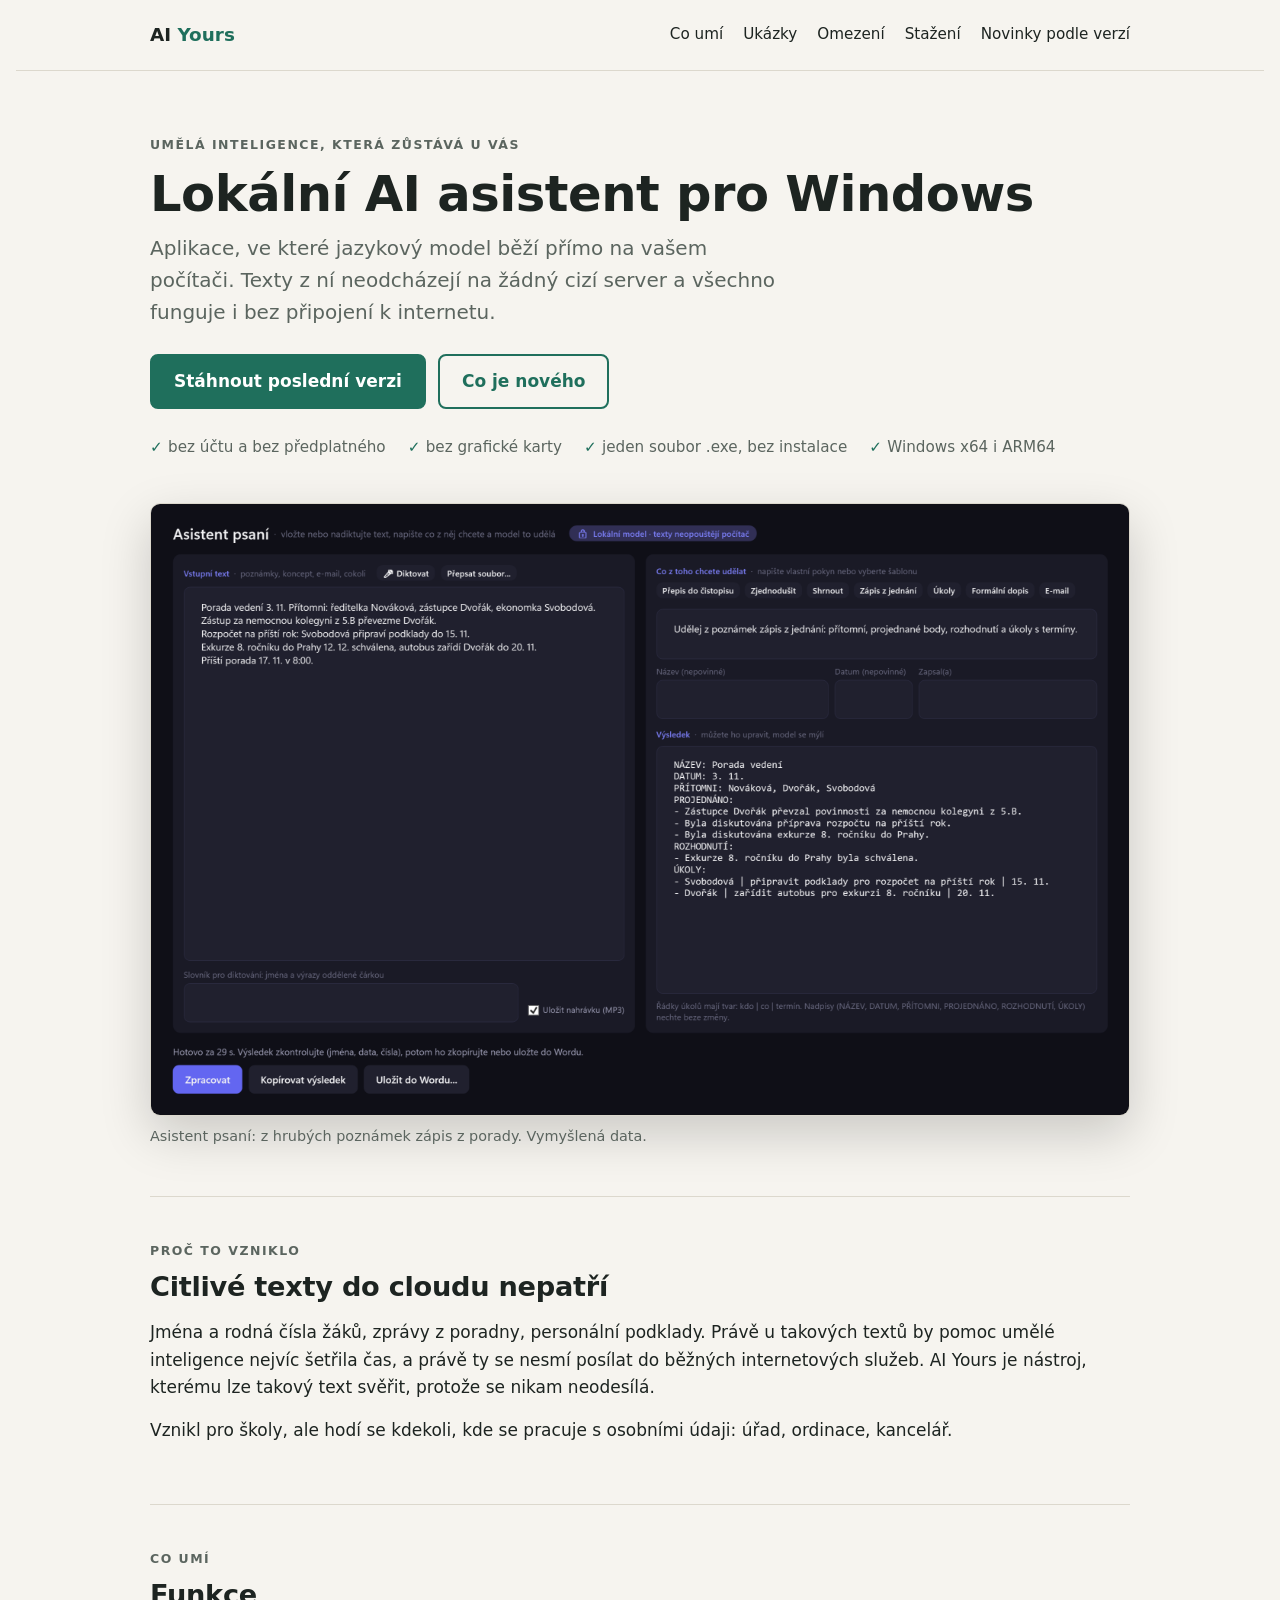
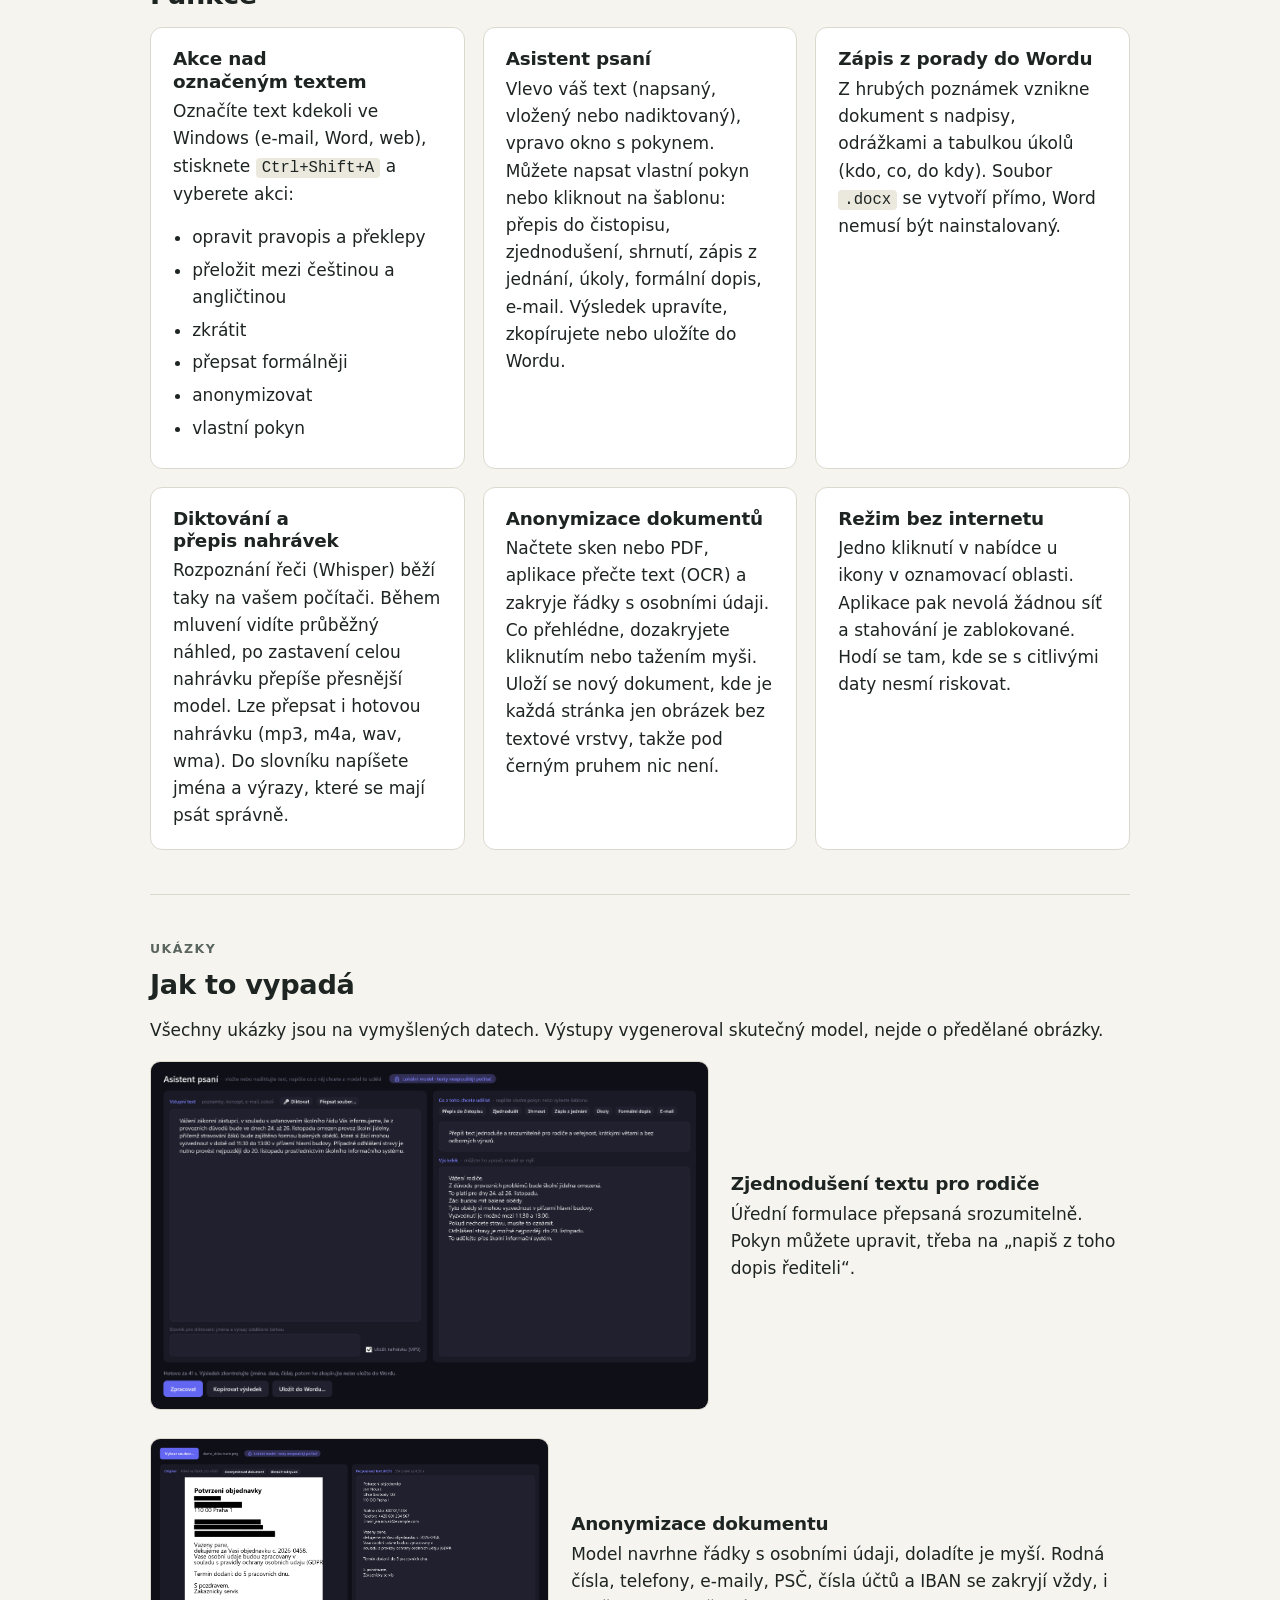
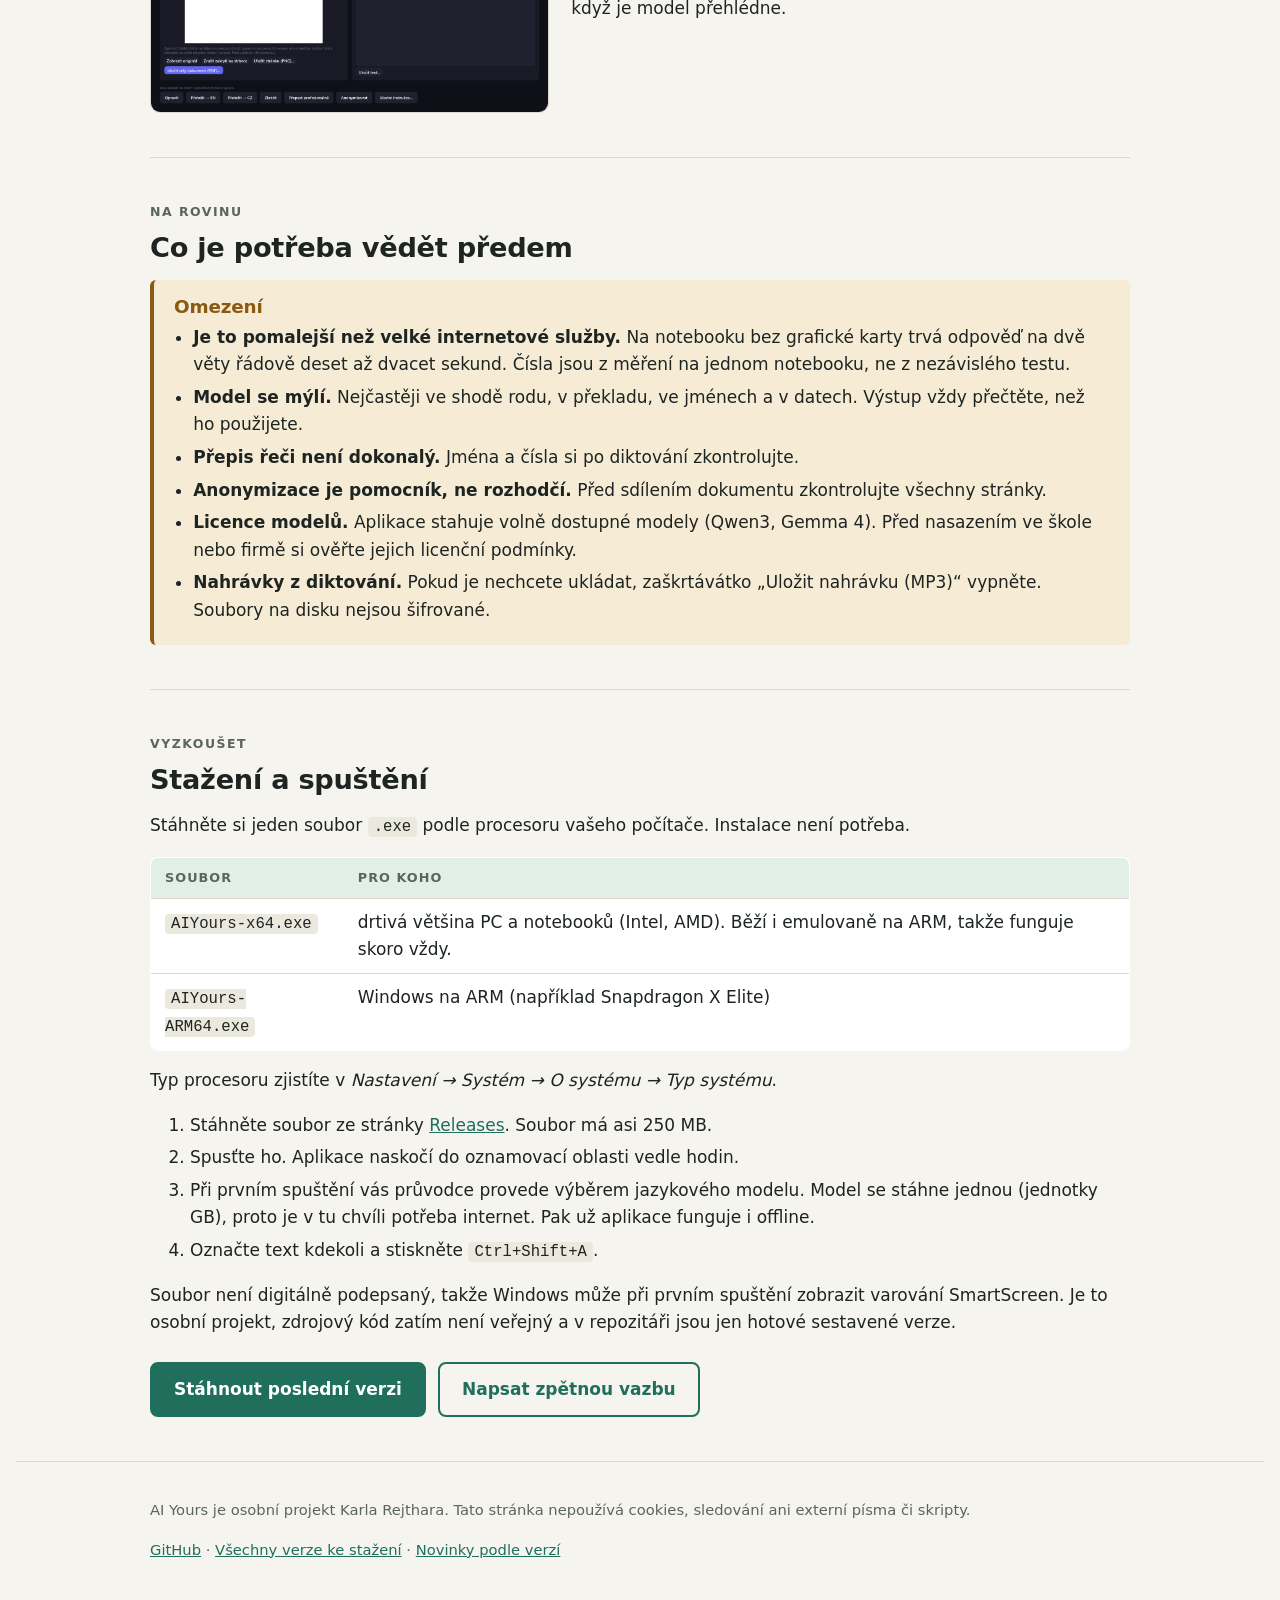
<file: docs/index.html>
<!doctype html>
<html lang="cs">
<head>
<meta charset="utf-8">
<meta name="viewport" content="width=device-width, initial-scale=1">
<title>AI Yours – lokální AI asistent pro Windows</title>
<meta name="description" content="AI Yours je Windows aplikace s umělou inteligencí, která běží přímo na vašem počítači. Texty z ní neodcházejí, funguje i bez internetu. Oprava textu, diktování, zápis z porady do Wordu, anonymizace dokumentů.">
<link rel="icon" href="data:image/svg+xml,%3Csvg xmlns='http://www.w3.org/2000/svg' viewBox='0 0 64 64'%3E%3Crect width='64' height='64' rx='14' fill='%231f6f5c'/%3E%3Ctext x='32' y='43' font-family='Segoe UI,Arial,sans-serif' font-size='28' font-weight='700' text-anchor='middle' fill='white'%3EAI%3C/text%3E%3C/svg%3E">
<meta property="og:title" content="AI Yours – lokální AI asistent pro Windows">
<meta property="og:description" content="Umělá inteligence, která běží na vašem počítači. Texty neodcházejí, funguje i bez internetu.">
<meta property="og:image" content="https://rejcom.github.io/AIYours/img/01-asistent-zapis-z-porady.png">
<meta property="og:type" content="website">
<link rel="stylesheet" href="style.css">
</head>
<body>
<header class="top">
  <div class="wrap">
    <a class="brand" href="./">AI <span>Yours</span></a>
    <nav aria-label="Hlavní nabídka">
      <a href="#funkce">Co umí</a>
      <a href="#ukazky">Ukázky</a>
      <a href="#omezeni">Omezení</a>
      <a href="#stazeni">Stažení</a>
      <a href="verze.html">Novinky podle verzí</a>
    </nav>
  </div>
</header>

<main class="wrap">
  <div class="hero">
    <p class="label">Umělá inteligence, která zůstává u vás</p>
    <h1>Lokální AI asistent pro Windows</h1>
    <p class="lead">Aplikace, ve které jazykový model běží přímo na vašem počítači. Texty z ní neodcházejí na žádný cizí server a všechno funguje i bez připojení k internetu.</p>
    <div class="cta">
      <a class="btn" href="https://github.com/rejcom/AIYours/releases/latest">Stáhnout poslední verzi</a>
      <a class="btn ghost" href="verze.html">Co je nového</a>
    </div>
    <ul class="facts">
      <li>bez účtu a bez předplatného</li>
      <li>bez grafické karty</li>
      <li>jeden soubor .exe, bez instalace</li>
      <li>Windows x64 i ARM64</li>
    </ul>
    <figure class="heroshot">
      <img src="img/01-asistent-zapis-z-porady.png" alt="Okno aplikace AI Yours: Asistent psaní, vlevo hrubé poznámky z porady, vpravo hotový zápis" width="1283" height="801">
      <figcaption>Asistent psaní: z hrubých poznámek zápis z porady. Vymyšlená data.</figcaption>
    </figure>
  </div>

  <section id="proc">
    <p class="label">Proč to vzniklo</p>
    <h2>Citlivé texty do cloudu nepatří</h2>
    <p>Jména a rodná čísla žáků, zprávy z poradny, personální podklady. Právě u takových textů by pomoc umělé inteligence nejvíc šetřila čas, a právě ty se nesmí posílat do běžných internetových služeb. AI Yours je nástroj, kterému lze takový text svěřit, protože se nikam neodesílá.</p>
    <p>Vznikl pro školy, ale hodí se kdekoli, kde se pracuje s osobními údaji: úřad, ordinace, kancelář.</p>
  </section>

  <section id="funkce">
    <p class="label">Co umí</p>
    <h2>Funkce</h2>
    <div class="grid">
      <div class="card">
        <h3>Akce nad označeným textem</h3>
        <p>Označíte text kdekoli ve Windows (e-mail, Word, web), stisknete <code>Ctrl+Shift+A</code> a vyberete akci:</p>
        <ul>
          <li>opravit pravopis a překlepy</li>
          <li>přeložit mezi češtinou a angličtinou</li>
          <li>zkrátit</li>
          <li>přepsat formálněji</li>
          <li>anonymizovat</li>
          <li>vlastní pokyn</li>
        </ul>
      </div>
      <div class="card">
        <h3>Asistent psaní</h3>
        <p>Vlevo váš text (napsaný, vložený nebo nadiktovaný), vpravo okno s pokynem. Můžete napsat vlastní pokyn nebo kliknout na šablonu: přepis do čistopisu, zjednodušení, shrnutí, zápis z jednání, úkoly, formální dopis, e-mail. Výsledek upravíte, zkopírujete nebo uložíte do Wordu.</p>
      </div>
      <div class="card">
        <h3>Zápis z porady do Wordu</h3>
        <p>Z hrubých poznámek vznikne dokument s nadpisy, odrážkami a tabulkou úkolů (kdo, co, do kdy). Soubor <code>.docx</code> se vytvoří přímo, Word nemusí být nainstalovaný.</p>
      </div>
      <div class="card">
        <h3>Diktování a přepis nahrávek</h3>
        <p>Rozpoznání řeči (Whisper) běží taky na vašem počítači. Během mluvení vidíte průběžný náhled, po zastavení celou nahrávku přepíše přesnější model. Lze přepsat i hotovou nahrávku (mp3, m4a, wav, wma). Do slovníku napíšete jména a výrazy, které se mají psát správně.</p>
      </div>
      <div class="card">
        <h3>Anonymizace dokumentů</h3>
        <p>Načtete sken nebo PDF, aplikace přečte text (OCR) a zakryje řádky s osobními údaji. Co přehlédne, dozakryjete kliknutím nebo tažením myši. Uloží se nový dokument, kde je každá stránka jen obrázek bez textové vrstvy, takže pod černým pruhem nic není.</p>
      </div>
      <div class="card">
        <h3>Režim bez internetu</h3>
        <p>Jedno kliknutí v nabídce u ikony v oznamovací oblasti. Aplikace pak nevolá žádnou síť a stahování je zablokované. Hodí se tam, kde se s citlivými daty nesmí riskovat.</p>
      </div>
    </div>
  </section>

  <section id="ukazky">
    <p class="label">Ukázky</p>
    <h2>Jak to vypadá</h2>
    <p>Všechny ukázky jsou na vymyšlených datech. Výstupy vygeneroval skutečný model, nejde o předělané obrázky.</p>
    <div class="shots">
      <div class="shot flip">
        <div class="txt">
          <h3>Zjednodušení textu pro rodiče</h3>
          <p>Úřední formulace přepsaná srozumitelně. Pokyn můžete upravit, třeba na „napiš z toho dopis řediteli“.</p>
        </div>
        <figure><img src="img/02-asistent-zjednoduseni.png" alt="Okno Asistent psaní: úřední text a jeho zjednodušená verze pro rodiče" width="1283" height="801" loading="lazy"></figure>
      </div>
      <div class="shot">
        <figure><img src="img/03-anonymizace-dokumentu.png" alt="Anonymizace ukázkového dokumentu: černé pruhy přes jméno, adresu, rodné číslo, telefon a e-mail" width="1283" height="881" loading="lazy"></figure>
        <div class="txt">
          <h3>Anonymizace dokumentu</h3>
          <p>Model navrhne řádky s osobními údaji, doladíte je myší. Rodná čísla, telefony, e-maily, PSČ, čísla účtů a IBAN se zakryjí vždy, i když je model přehlédne.</p>
        </div>
      </div>
    </div>
  </section>

  <section id="omezeni">
    <p class="label">Na rovinu</p>
    <h2>Co je potřeba vědět předem</h2>
    <div class="note">
      <h3>Omezení</h3>
      <ul>
        <li><strong>Je to pomalejší než velké internetové služby.</strong> Na notebooku bez grafické karty trvá odpověď na dvě věty řádově deset až dvacet sekund. Čísla jsou z měření na jednom notebooku, ne z nezávislého testu.</li>
        <li><strong>Model se mýlí.</strong> Nejčastěji ve shodě rodu, v překladu, ve jménech a v datech. Výstup vždy přečtěte, než ho použijete.</li>
        <li><strong>Přepis řeči není dokonalý.</strong> Jména a čísla si po diktování zkontrolujte.</li>
        <li><strong>Anonymizace je pomocník, ne rozhodčí.</strong> Před sdílením dokumentu zkontrolujte všechny stránky.</li>
        <li><strong>Licence modelů.</strong> Aplikace stahuje volně dostupné modely (Qwen3, Gemma 4). Před nasazením ve škole nebo firmě si ověřte jejich licenční podmínky.</li>
        <li><strong>Nahrávky z diktování.</strong> Pokud je nechcete ukládat, zaškrtávátko „Uložit nahrávku (MP3)“ vypněte. Soubory na disku nejsou šifrované.</li>
      </ul>
    </div>
  </section>

  <section id="stazeni">
    <p class="label">Vyzkoušet</p>
    <h2>Stažení a spuštění</h2>
    <p>Stáhněte si jeden soubor <code>.exe</code> podle procesoru vašeho počítače. Instalace není potřeba.</p>
    <div class="tablewrap">
      <table>
        <thead><tr><th>Soubor</th><th>Pro koho</th></tr></thead>
        <tbody>
          <tr><td><code>AIYours-x64.exe</code></td><td>drtivá většina PC a notebooků (Intel, AMD). Běží i emulovaně na ARM, takže funguje skoro vždy.</td></tr>
          <tr><td><code>AIYours-ARM64.exe</code></td><td>Windows na ARM (například Snapdragon X Elite)</td></tr>
        </tbody>
      </table>
    </div>
    <p style="margin-top:1rem">Typ procesoru zjistíte v <em>Nastavení → Systém → O systému → Typ systému</em>.</p>
    <ol>
      <li>Stáhněte soubor ze stránky <a href="https://github.com/rejcom/AIYours/releases/latest">Releases</a>. Soubor má asi 250 MB.</li>
      <li>Spusťte ho. Aplikace naskočí do oznamovací oblasti vedle hodin.</li>
      <li>Při prvním spuštění vás průvodce provede výběrem jazykového modelu. Model se stáhne jednou (jednotky GB), proto je v tu chvíli potřeba internet. Pak už aplikace funguje i offline.</li>
      <li>Označte text kdekoli a stiskněte <code>Ctrl+Shift+A</code>.</li>
    </ol>
    <p>Soubor není digitálně podepsaný, takže Windows může při prvním spuštění zobrazit varování SmartScreen. Je to osobní projekt, zdrojový kód zatím není veřejný a v repozitáři jsou jen hotové sestavené verze.</p>
    <div class="cta">
      <a class="btn" href="https://github.com/rejcom/AIYours/releases/latest">Stáhnout poslední verzi</a>
      <a class="btn ghost" href="https://github.com/rejcom/AIYours/issues">Napsat zpětnou vazbu</a>
    </div>
  </section>
</main>

<footer>
  <div class="wrap">
    <p>AI Yours je osobní projekt Karla Rejthara. Tato stránka nepoužívá cookies, sledování ani externí písma či skripty.</p>
    <p><a href="https://github.com/rejcom/AIYours">GitHub</a> · <a href="https://github.com/rejcom/AIYours/releases">Všechny verze ke stažení</a> · <a href="verze.html">Novinky podle verzí</a></p>
  </div>
</footer>
</body>
</html>
</file>
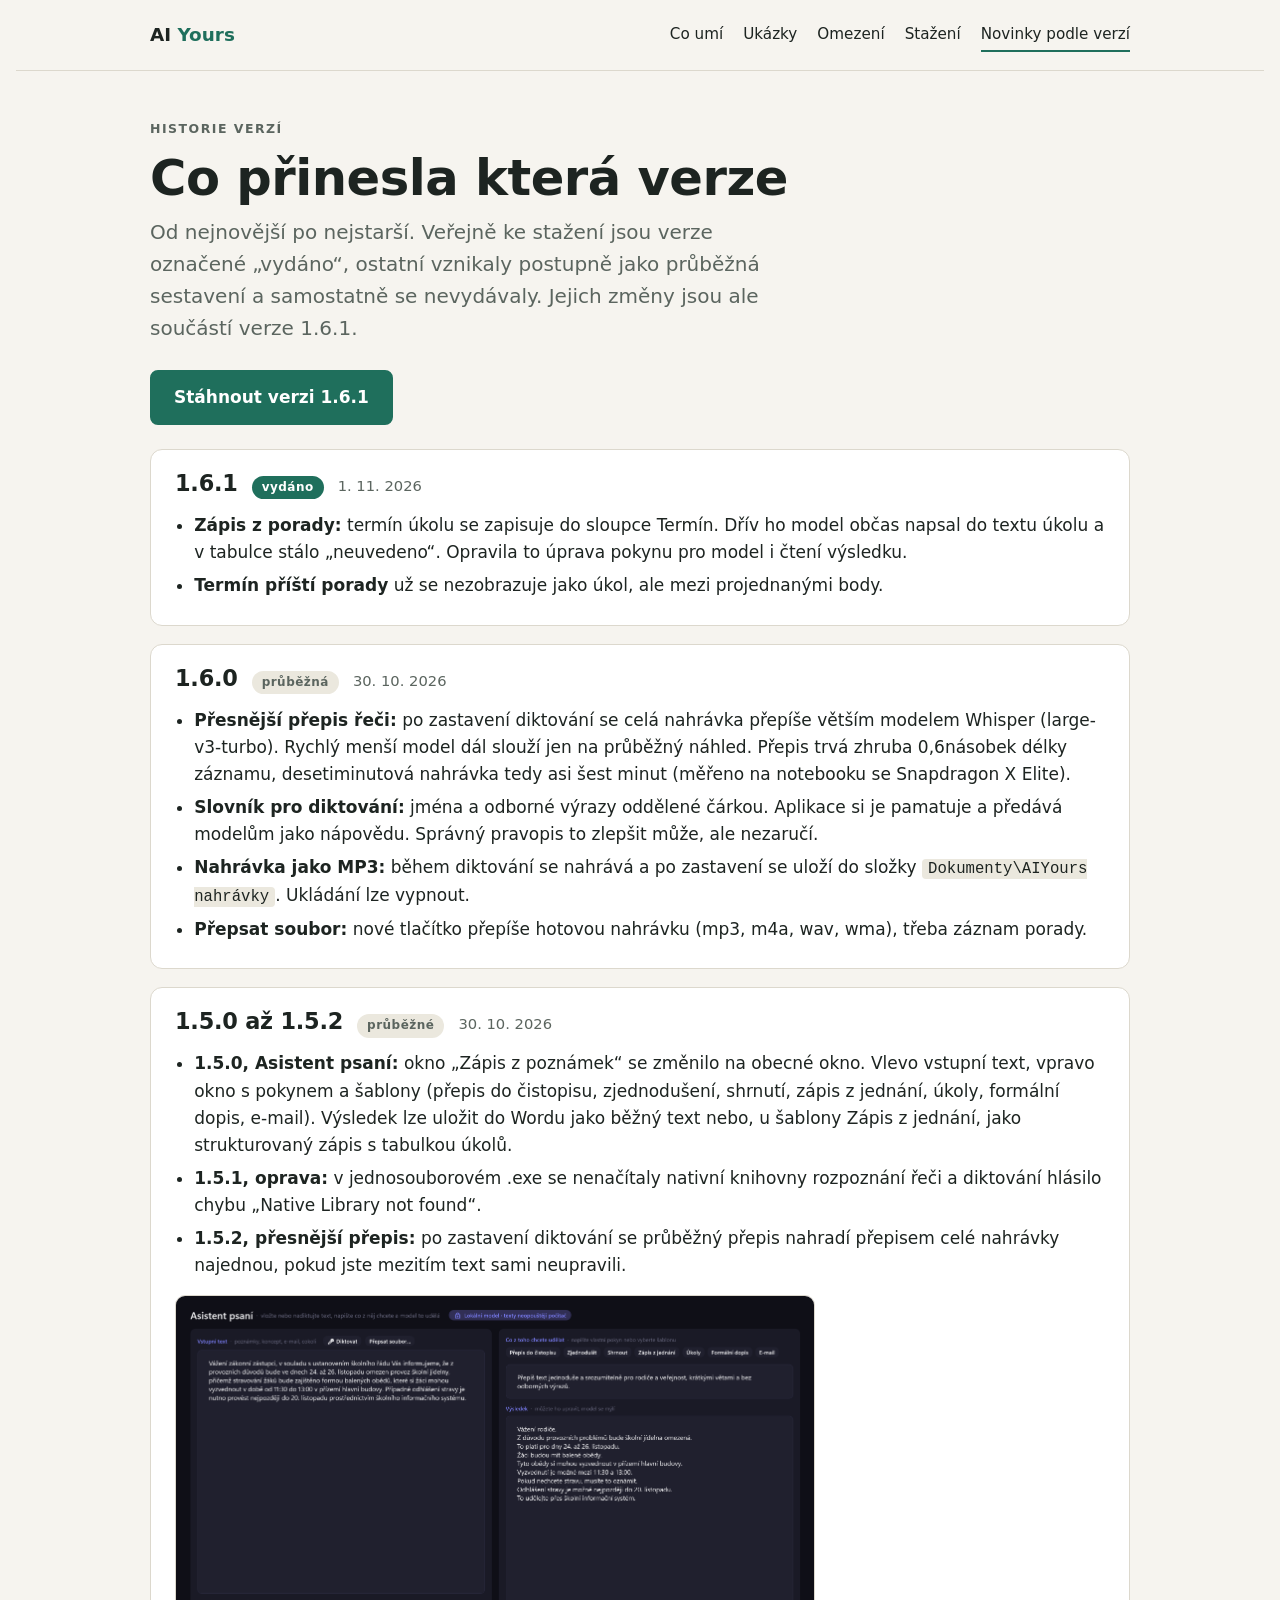
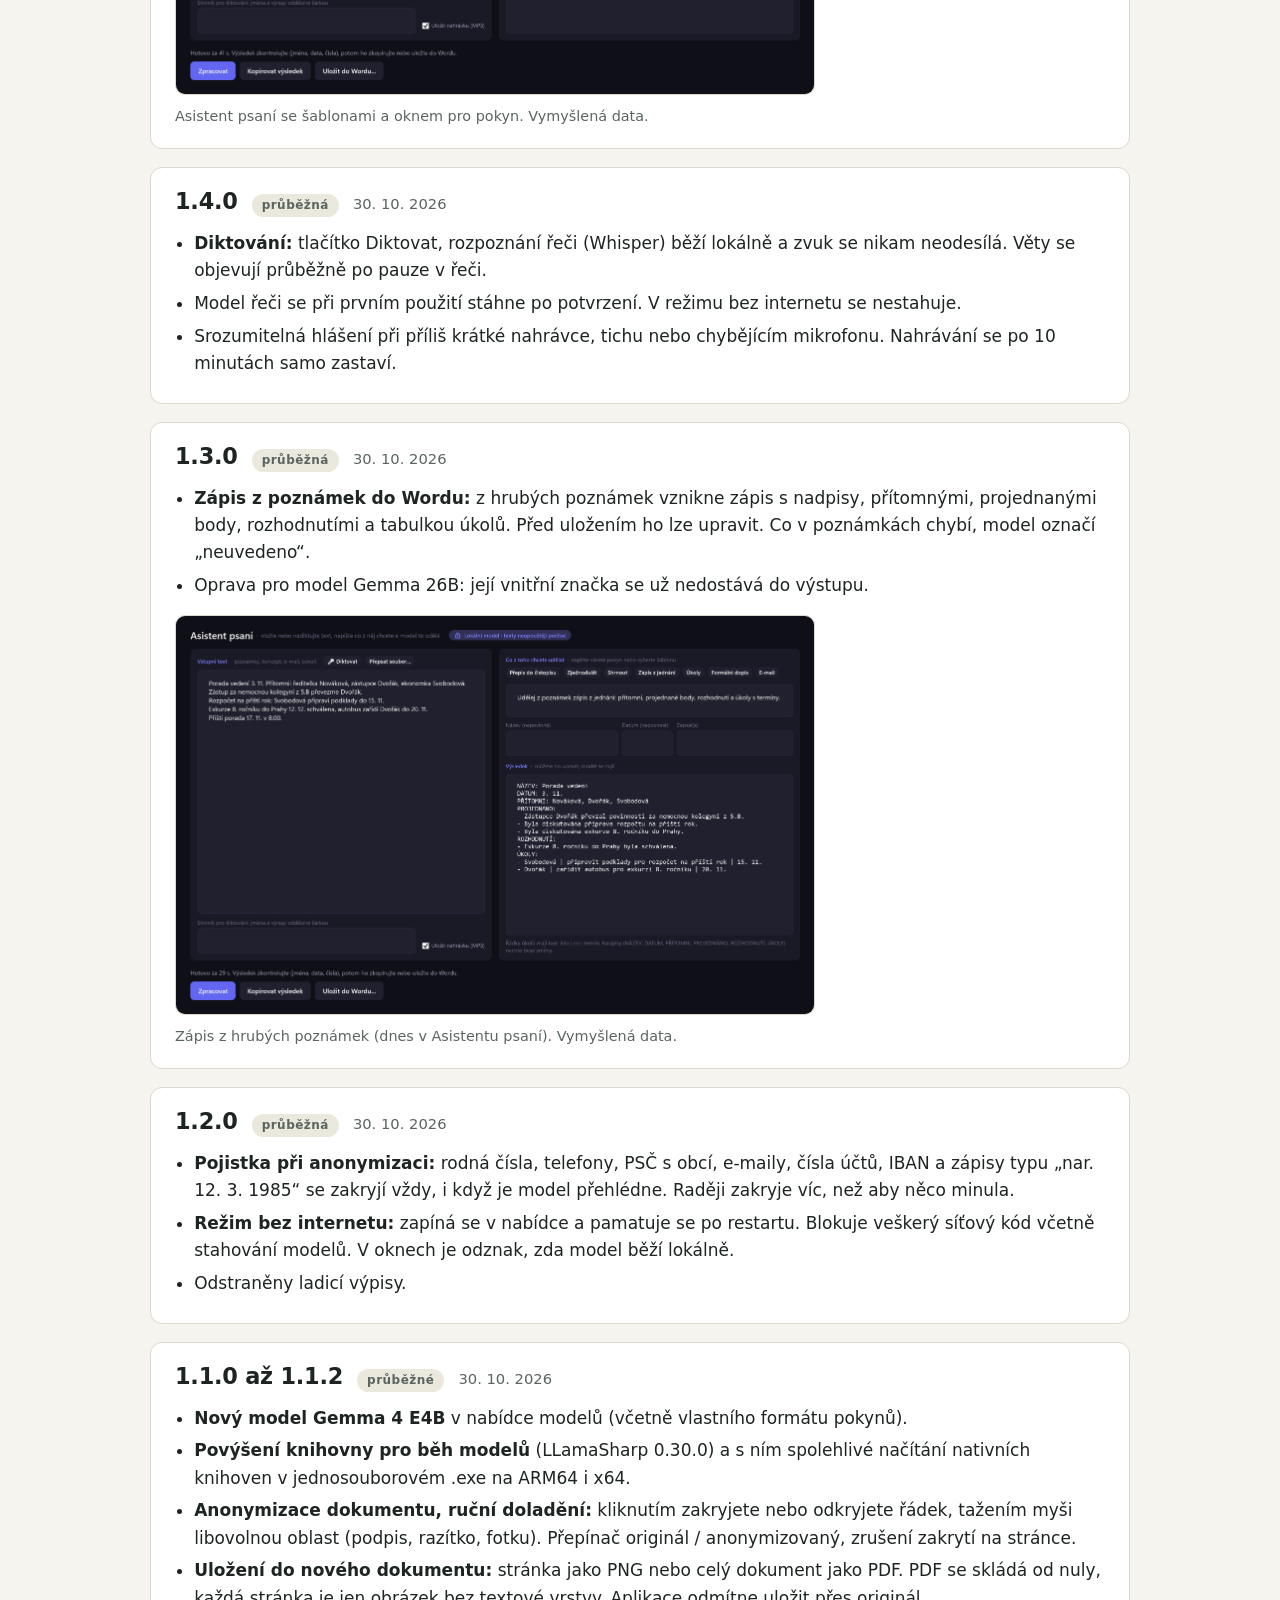
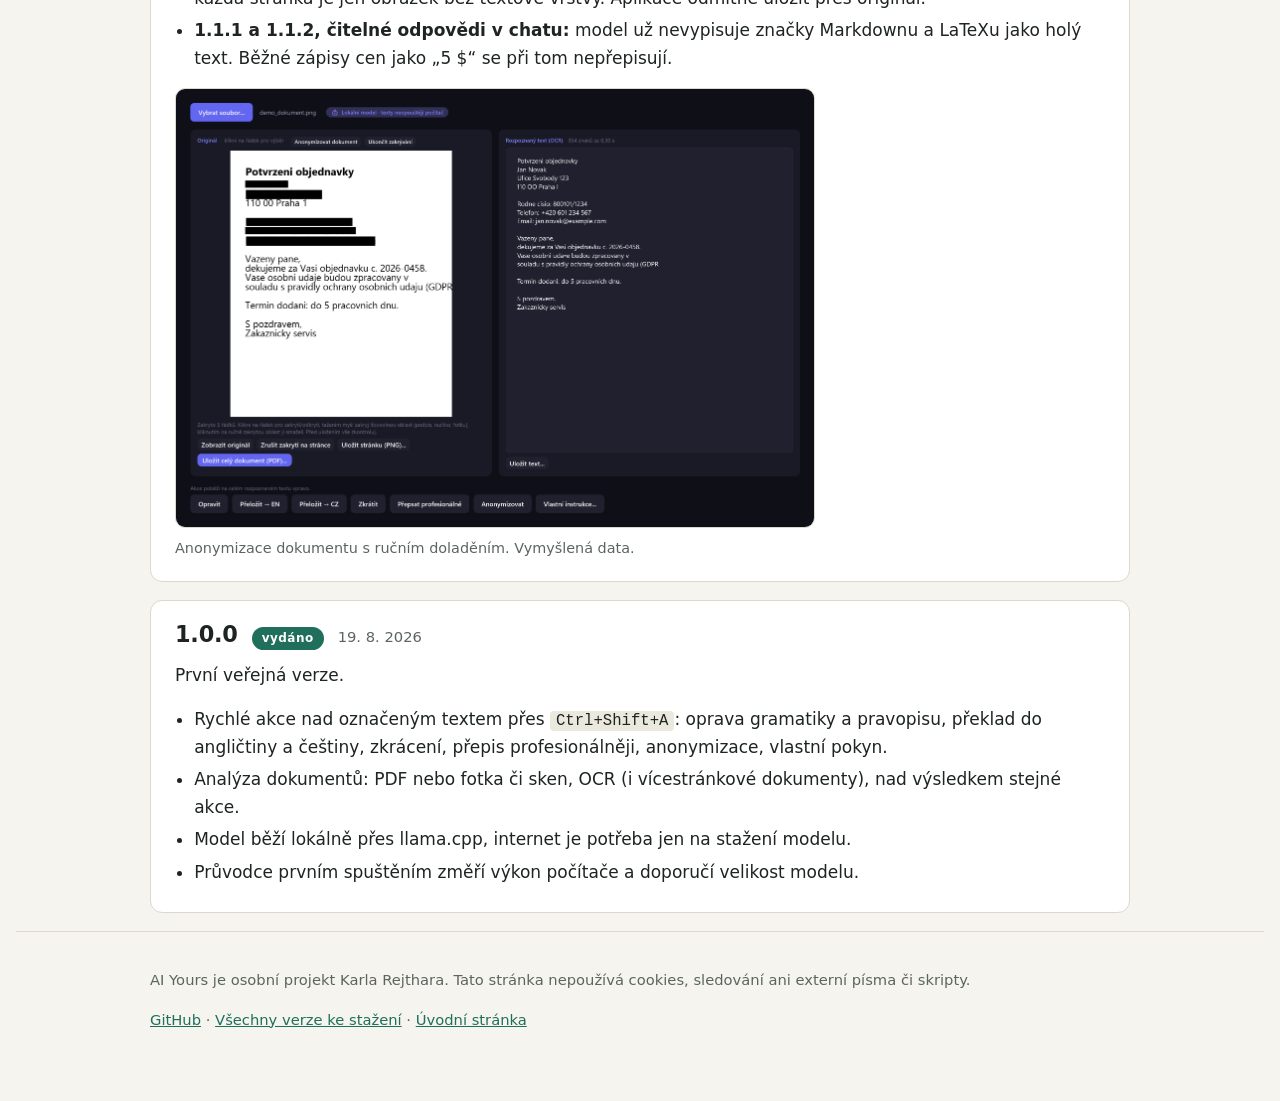
<file: docs/verze.html>
<!doctype html>
<html lang="cs">
<head>
<meta charset="utf-8">
<meta name="viewport" content="width=device-width, initial-scale=1">
<title>Novinky podle verzí – AI Yours</title>
<meta name="description" content="Přehled, co přinesla která verze aplikace AI Yours: od první veřejné verze 1.0.0 po aktuální 1.6.1.">
<link rel="icon" href="data:image/svg+xml,%3Csvg xmlns='http://www.w3.org/2000/svg' viewBox='0 0 64 64'%3E%3Crect width='64' height='64' rx='14' fill='%231f6f5c'/%3E%3Ctext x='32' y='43' font-family='Segoe UI,Arial,sans-serif' font-size='28' font-weight='700' text-anchor='middle' fill='white'%3EAI%3C/text%3E%3C/svg%3E">
<link rel="stylesheet" href="style.css">
</head>
<body>
<header class="top">
  <div class="wrap">
    <a class="brand" href="./">AI <span>Yours</span></a>
    <nav aria-label="Hlavní nabídka">
      <a href="./#funkce">Co umí</a>
      <a href="./#ukazky">Ukázky</a>
      <a href="./#omezeni">Omezení</a>
      <a href="./#stazeni">Stažení</a>
      <a href="verze.html" aria-current="page">Novinky podle verzí</a>
    </nav>
  </div>
</header>

<main class="wrap">
  <div class="hero" style="padding-block: 48px 24px">
    <p class="label">Historie verzí</p>
    <h1>Co přinesla která verze</h1>
    <p class="lead">Od nejnovější po nejstarší. Veřejně ke stažení jsou verze označené „vydáno“, ostatní vznikaly postupně jako průběžná sestavení a samostatně se nevydávaly. Jejich změny jsou ale součástí verze 1.6.1.</p>
    <div class="cta"><a class="btn" href="https://github.com/rejcom/AIYours/releases/latest">Stáhnout verzi 1.6.1</a></div>
  </div>

  <article class="ver" id="v1-6-1">
    <header><h2>1.6.1</h2><span class="tag">vydáno</span><span class="date">1. 11. 2026</span></header>
    <ul>
      <li><strong>Zápis z porady:</strong> termín úkolu se zapisuje do sloupce Termín. Dřív ho model občas napsal do textu úkolu a v tabulce stálo „neuvedeno“. Opravila to úprava pokynu pro model i čtení výsledku.</li>
      <li><strong>Termín příští porady</strong> už se nezobrazuje jako úkol, ale mezi projednanými body.</li>
    </ul>
  </article>

  <article class="ver" id="v1-6-0">
    <header><h2>1.6.0</h2><span class="tag int">průběžná</span><span class="date">30. 10. 2026</span></header>
    <ul>
      <li><strong>Přesnější přepis řeči:</strong> po zastavení diktování se celá nahrávka přepíše větším modelem Whisper (large-v3-turbo). Rychlý menší model dál slouží jen na průběžný náhled. Přepis trvá zhruba 0,6násobek délky záznamu, desetiminutová nahrávka tedy asi šest minut (měřeno na notebooku se Snapdragon X Elite).</li>
      <li><strong>Slovník pro diktování:</strong> jména a odborné výrazy oddělené čárkou. Aplikace si je pamatuje a předává modelům jako nápovědu. Správný pravopis to zlepšit může, ale nezaručí.</li>
      <li><strong>Nahrávka jako MP3:</strong> během diktování se nahrává a po zastavení se uloží do složky <code>Dokumenty\AIYours nahrávky</code>. Ukládání lze vypnout.</li>
      <li><strong>Přepsat soubor:</strong> nové tlačítko přepíše hotovou nahrávku (mp3, m4a, wav, wma), třeba záznam porady.</li>
    </ul>
  </article>

  <article class="ver" id="v1-5-x">
    <header><h2>1.5.0 až 1.5.2</h2><span class="tag int">průběžné</span><span class="date">30. 10. 2026</span></header>
    <ul>
      <li><strong>1.5.0, Asistent psaní:</strong> okno „Zápis z poznámek“ se změnilo na obecné okno. Vlevo vstupní text, vpravo okno s pokynem a šablony (přepis do čistopisu, zjednodušení, shrnutí, zápis z jednání, úkoly, formální dopis, e-mail). Výsledek lze uložit do Wordu jako běžný text nebo, u šablony Zápis z jednání, jako strukturovaný zápis s tabulkou úkolů.</li>
      <li><strong>1.5.1, oprava:</strong> v jednosouborovém .exe se nenačítaly nativní knihovny rozpoznání řeči a diktování hlásilo chybu „Native Library not found“.</li>
      <li><strong>1.5.2, přesnější přepis:</strong> po zastavení diktování se průběžný přepis nahradí přepisem celé nahrávky najednou, pokud jste mezitím text sami neupravili.</li>
    </ul>
    <figure class="verimg"><img src="img/02-asistent-zjednoduseni.png" alt="Asistent psaní: zjednodušení úředního textu pro rodiče" width="1283" height="801" loading="lazy"><figcaption>Asistent psaní se šablonami a oknem pro pokyn. Vymyšlená data.</figcaption></figure>
  </article>

  <article class="ver" id="v1-4-0">
    <header><h2>1.4.0</h2><span class="tag int">průběžná</span><span class="date">30. 10. 2026</span></header>
    <ul>
      <li><strong>Diktování:</strong> tlačítko Diktovat, rozpoznání řeči (Whisper) běží lokálně a zvuk se nikam neodesílá. Věty se objevují průběžně po pauze v řeči.</li>
      <li>Model řeči se při prvním použití stáhne po potvrzení. V režimu bez internetu se nestahuje.</li>
      <li>Srozumitelná hlášení při příliš krátké nahrávce, tichu nebo chybějícím mikrofonu. Nahrávání se po 10 minutách samo zastaví.</li>
    </ul>
  </article>

  <article class="ver" id="v1-3-0">
    <header><h2>1.3.0</h2><span class="tag int">průběžná</span><span class="date">30. 10. 2026</span></header>
    <ul>
      <li><strong>Zápis z poznámek do Wordu:</strong> z hrubých poznámek vznikne zápis s nadpisy, přítomnými, projednanými body, rozhodnutími a tabulkou úkolů. Před uložením ho lze upravit. Co v poznámkách chybí, model označí „neuvedeno“.</li>
      <li>Oprava pro model Gemma 26B: její vnitřní značka se už nedostává do výstupu.</li>
    </ul>
    <figure class="verimg"><img src="img/01-asistent-zapis-z-porady.png" alt="Zápis z porady vytvořený z hrubých poznámek, s tabulkou úkolů" width="1283" height="801" loading="lazy"><figcaption>Zápis z hrubých poznámek (dnes v Asistentu psaní). Vymyšlená data.</figcaption></figure>
  </article>

  <article class="ver" id="v1-2-0">
    <header><h2>1.2.0</h2><span class="tag int">průběžná</span><span class="date">30. 10. 2026</span></header>
    <ul>
      <li><strong>Pojistka při anonymizaci:</strong> rodná čísla, telefony, PSČ s obcí, e-maily, čísla účtů, IBAN a zápisy typu „nar. 12. 3. 1985“ se zakryjí vždy, i když je model přehlédne. Raději zakryje víc, než aby něco minula.</li>
      <li><strong>Režim bez internetu:</strong> zapíná se v nabídce a pamatuje se po restartu. Blokuje veškerý síťový kód včetně stahování modelů. V oknech je odznak, zda model běží lokálně.</li>
      <li>Odstraněny ladicí výpisy.</li>
    </ul>
  </article>

  <article class="ver" id="v1-1-x">
    <header><h2>1.1.0 až 1.1.2</h2><span class="tag int">průběžné</span><span class="date">30. 10. 2026</span></header>
    <ul>
      <li><strong>Nový model Gemma 4 E4B</strong> v nabídce modelů (včetně vlastního formátu pokynů).</li>
      <li><strong>Povýšení knihovny pro běh modelů</strong> (LLamaSharp 0.30.0) a s ním spolehlivé načítání nativních knihoven v jednosouborovém .exe na ARM64 i x64.</li>
      <li><strong>Anonymizace dokumentu, ruční doladění:</strong> kliknutím zakryjete nebo odkryjete řádek, tažením myši libovolnou oblast (podpis, razítko, fotku). Přepínač originál / anonymizovaný, zrušení zakrytí na stránce.</li>
      <li><strong>Uložení do nového dokumentu:</strong> stránka jako PNG nebo celý dokument jako PDF. PDF se skládá od nuly, každá stránka je jen obrázek bez textové vrstvy. Aplikace odmítne uložit přes originál.</li>
      <li><strong>1.1.1 a 1.1.2, čitelné odpovědi v chatu:</strong> model už nevypisuje značky Markdownu a LaTeXu jako holý text. Běžné zápisy cen jako „5 $“ se při tom nepřepisují.</li>
    </ul>
    <figure class="verimg"><img src="img/03-anonymizace-dokumentu.png" alt="Anonymizace ukázkového dokumentu s černými pruhy přes osobní údaje" width="1283" height="881" loading="lazy"><figcaption>Anonymizace dokumentu s ručním doladěním. Vymyšlená data.</figcaption></figure>
  </article>

  <article class="ver" id="v1-0-0">
    <header><h2>1.0.0</h2><span class="tag">vydáno</span><span class="date">19. 8. 2026</span></header>
    <p>První veřejná verze.</p>
    <ul>
      <li>Rychlé akce nad označeným textem přes <code>Ctrl+Shift+A</code>: oprava gramatiky a pravopisu, překlad do angličtiny a češtiny, zkrácení, přepis profesionálněji, anonymizace, vlastní pokyn.</li>
      <li>Analýza dokumentů: PDF nebo fotka či sken, OCR (i vícestránkové dokumenty), nad výsledkem stejné akce.</li>
      <li>Model běží lokálně přes llama.cpp, internet je potřeba jen na stažení modelu.</li>
      <li>Průvodce prvním spuštěním změří výkon počítače a doporučí velikost modelu.</li>
    </ul>
  </article>
</main>

<footer>
  <div class="wrap">
    <p>AI Yours je osobní projekt Karla Rejthara. Tato stránka nepoužívá cookies, sledování ani externí písma či skripty.</p>
    <p><a href="https://github.com/rejcom/AIYours">GitHub</a> · <a href="https://github.com/rejcom/AIYours/releases">Všechny verze ke stažení</a> · <a href="./">Úvodní stránka</a></p>
  </div>
</footer>
</body>
</html>
</file>
<file: docs/style.css>
:root {
  --bg: #f6f4ef;
  --surface: #ffffff;
  --fg: #1d2421;
  --muted: #5b655f;
  --line: #dcd8cd;
  --accent: #1f6f5c;
  --accent-fg: #ffffff;
  --accent-soft: #e2efe9;
  --warn: #8a5a12;
  --warn-soft: #f6ecd6;
  --code-bg: #ebe8de;
  color-scheme: light;
}
@media (prefers-color-scheme: dark) {
  :root:not([data-theme="light"]) {
    --bg: #121715;
    --surface: #1a211e;
    --fg: #e8ece9;
    --muted: #9aa6a0;
    --line: #2d3733;
    --accent: #5cc4a6;
    --accent-fg: #0c1512;
    --accent-soft: #1b2b26;
    --warn: #e2b866;
    --warn-soft: #2a2415;
    --code-bg: #232c28;
    color-scheme: dark;
  }
}

* { box-sizing: border-box; }
html { scroll-behavior: smooth; }
body {
  margin: 0;
  background: var(--bg);
  color: var(--fg);
  font: 17px/1.6 "Segoe UI", system-ui, -apple-system, "Helvetica Neue", Arial, sans-serif;
  padding-left: max(16px, env(safe-area-inset-left, 0px));
  padding-right: max(16px, env(safe-area-inset-right, 0px));
}
.wrap { max-width: 980px; margin: 0 auto; }
a { color: var(--accent); }
img { max-width: 100%; height: auto; display: block; }
h1, h2, h3 { line-height: 1.2; text-wrap: balance; letter-spacing: -0.01em; }
h1 { font-size: clamp(2rem, 5vw, 3.1rem); margin: 0 0 .5rem; }
h2 { font-size: 1.7rem; margin: 0 0 1rem; }
h3 { font-size: 1.15rem; margin: 0 0 .35rem; }
p { margin: 0 0 1rem; }
ul { padding-left: 1.2rem; margin: 0 0 1rem; }
li { margin-bottom: .35rem; }
.label {
  font-size: .78rem; text-transform: uppercase; letter-spacing: .12em;
  color: var(--muted); font-weight: 600; margin: 0 0 .6rem;
}

/* navigace */
header.top { padding-block: 18px; border-bottom: 1px solid var(--line); }
header.top .wrap { display: flex; flex-wrap: wrap; gap: 8px 24px; align-items: center; justify-content: space-between; }
.brand { font-weight: 700; font-size: 1.15rem; color: var(--fg); text-decoration: none; }
.brand span { color: var(--accent); }
nav { display: flex; flex-wrap: wrap; gap: 4px 20px; }
nav a { color: var(--fg); text-decoration: none; font-size: .95rem; padding: 4px 0; border-bottom: 2px solid transparent; }
nav a:hover, nav a[aria-current="page"] { border-bottom-color: var(--accent); }

/* hero */
.hero { padding-block: 64px 48px; }
.hero p.lead { font-size: 1.25rem; max-width: 40rem; color: var(--muted); }
.cta { display: flex; flex-wrap: wrap; gap: 12px; margin-top: 1.6rem; }
.btn {
  display: inline-block; padding: 12px 22px; border-radius: 8px; font-weight: 600;
  text-decoration: none; background: var(--accent); color: var(--accent-fg); border: 2px solid var(--accent);
}
.btn.ghost { background: transparent; color: var(--accent); }
.btn:hover { filter: brightness(1.08); }
.facts { display: flex; flex-wrap: wrap; gap: 8px 22px; margin: 1.6rem 0 0; padding: 0; list-style: none; color: var(--muted); font-size: .95rem; }
.facts li::before { content: "\2713\00a0"; color: var(--accent); font-weight: 700; }

section { padding-block: 44px; border-top: 1px solid var(--line); }
.grid { display: grid; gap: 18px; grid-template-columns: repeat(auto-fit, minmax(260px, 1fr)); }
.card { background: var(--surface); border: 1px solid var(--line); border-radius: 12px; padding: 20px 22px; min-width: 0; }
.card p:last-child, .card ul:last-child { margin-bottom: 0; }

figure { margin: 0; }
figure img { border: 1px solid var(--line); border-radius: 10px; background: var(--surface); }
figcaption { color: var(--muted); font-size: .9rem; margin-top: .6rem; }
.shots { display: grid; gap: 28px; }
.shot { display: grid; gap: 22px; grid-template-columns: minmax(0, 1fr); align-items: center; }
@media (min-width: 800px) {
  .shot { grid-template-columns: minmax(0, 5fr) minmax(0, 7fr); }
  .shot.flip { grid-template-columns: minmax(0, 7fr) minmax(0, 5fr); }
  .shot.flip .txt { order: 2; }
}

.note { background: var(--warn-soft); border-left: 4px solid var(--warn); border-radius: 6px; padding: 16px 20px; }
.note h3 { color: var(--warn); }
.note ul { margin-bottom: 0; }

table { width: 100%; border-collapse: collapse; background: var(--surface); border: 1px solid var(--line); border-radius: 8px; overflow: hidden; }
th, td { text-align: left; padding: 10px 14px; border-bottom: 1px solid var(--line); vertical-align: top; }
th { font-size: .8rem; text-transform: uppercase; letter-spacing: .08em; color: var(--muted); background: var(--accent-soft); }
tr:last-child td { border-bottom: 0; }
.tablewrap { overflow-x: auto; }
code { background: var(--code-bg); padding: 1px 6px; border-radius: 4px; font-size: .92em; }

/* historie verzí */
.ver { background: var(--surface); border: 1px solid var(--line); border-radius: 12px; padding: 20px 24px; margin-bottom: 18px; }
.ver header { display: flex; flex-wrap: wrap; align-items: baseline; gap: 4px 14px; margin-bottom: .8rem; }
.ver h2 { margin: 0; font-size: 1.4rem; }
.ver .date { color: var(--muted); font-size: .92rem; }
.ver .tag { font-size: .75rem; font-weight: 700; padding: 2px 10px; border-radius: 99px; background: var(--accent); color: var(--accent-fg); letter-spacing: .04em; }
.ver .tag.int { background: var(--code-bg); color: var(--muted); }
.ver ul { margin-bottom: 0; }

footer { padding-block: 36px 56px; border-top: 1px solid var(--line); color: var(--muted); font-size: .92rem; }

/* obrázky */
.heroshot { margin-top: 2.4rem; }
.heroshot img { width: 100%; box-shadow: 0 18px 50px rgba(0, 0, 0, .18); }
.ver figure.verimg { margin-top: 1rem; max-width: 640px; }
</file>
